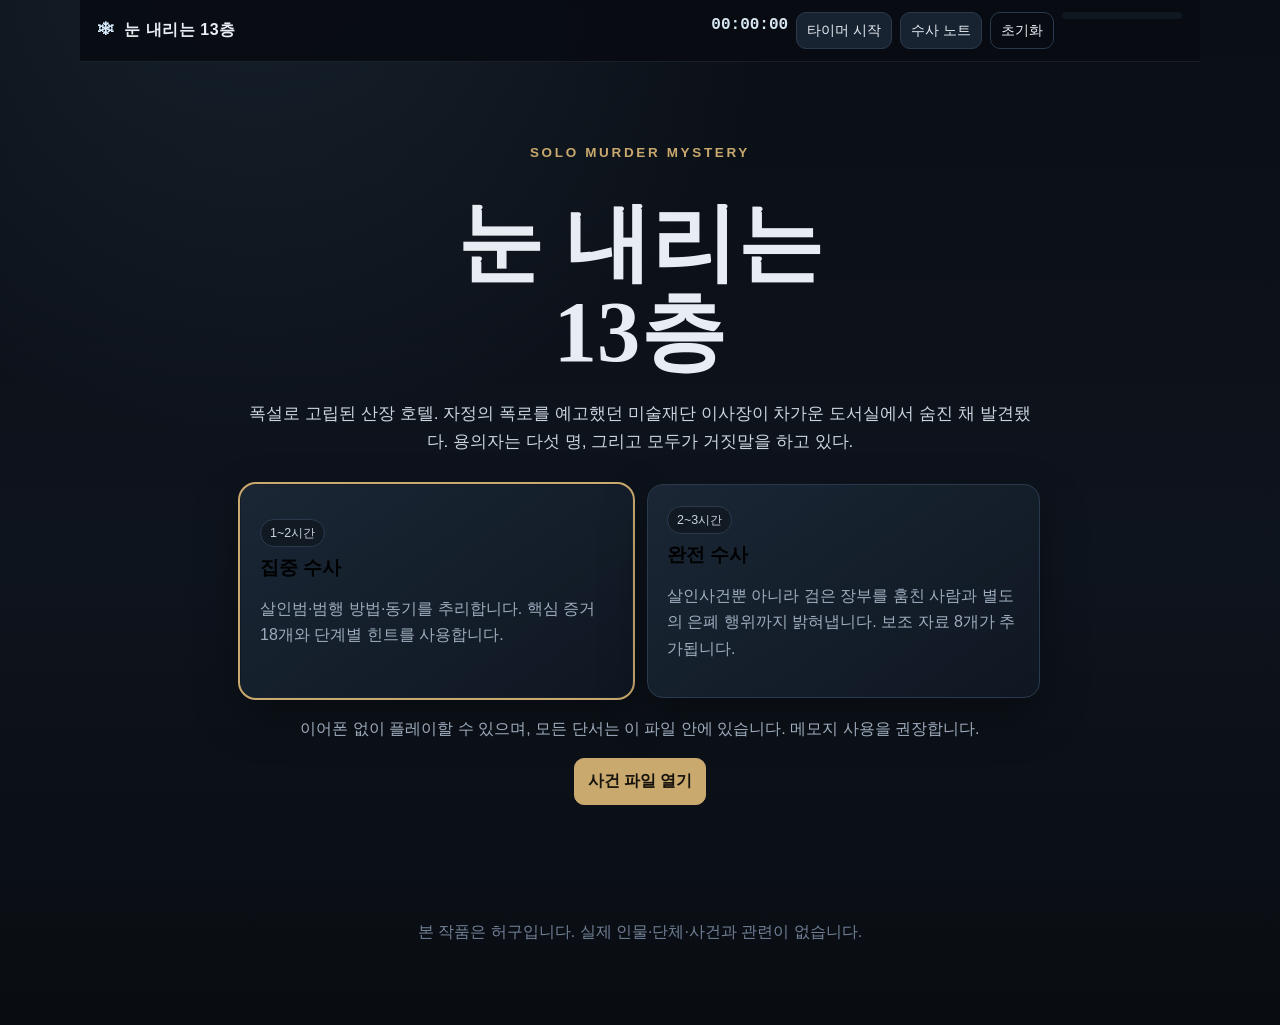
<file: Test/MurderMystery/1People/snowy_13th_floor_solo_murder_mystery.html>
<!DOCTYPE html>
<html lang="ko">
<head>
  <meta charset="UTF-8" />
  <meta name="viewport" content="width=device-width, initial-scale=1.0" />
  <title>눈 내리는 13층 — 1인용 머더미스터리</title>
  <style>
    :root{
      --bg:#0b1017;--panel:#121a25;--panel2:#182332;--line:#2a3a4e;
      --text:#e8edf3;--muted:#9eacbd;--accent:#c9a96e;--accent2:#8fb9d9;
      --danger:#d98282;--ok:#82c6a4;--shadow:0 18px 45px rgba(0,0,0,.34)
    }
    *{box-sizing:border-box} html{scroll-behavior:smooth}
    body{margin:0;color:var(--text);background:
      radial-gradient(circle at 20% -10%,rgba(93,130,168,.16),transparent 34rem),
      linear-gradient(180deg,#0a0f15,#0e141d 55%,#090d12);
      font-family:"Pretendard","Noto Sans KR","Malgun Gothic",sans-serif;line-height:1.65}
    button,input,textarea,select{font:inherit} button{cursor:pointer}
    .shell{max-width:1120px;margin:auto;padding:0 18px 80px}
    .topbar{position:sticky;top:0;z-index:20;display:flex;gap:10px;align-items:center;
      justify-content:space-between;margin:0 -18px 26px;padding:12px 18px;
      background:rgba(8,12,18,.9);backdrop-filter:blur(14px);border-bottom:1px solid rgba(255,255,255,.08)}
    .brand{display:flex;align-items:center;gap:10px;font-weight:800;letter-spacing:.03em}
    .snow{color:#d9efff}.tools{display:flex;flex-wrap:wrap;gap:8px}
    .btn{border:1px solid var(--line);border-radius:10px;padding:9px 13px;color:var(--text);
      background:#182332;transition:.18s ease}
    .btn:hover{transform:translateY(-1px);border-color:#52667d}
    .btn.primary{background:var(--accent);color:#16120c;border-color:var(--accent);font-weight:800}
    .btn.ghost{background:transparent}.btn.danger{border-color:#70464a;color:#efb4b4;background:#27191c}
    .btn.small{padding:6px 10px;font-size:.88rem}
    .hero{min-height:68vh;display:grid;place-items:center;text-align:center;padding:54px 10px}
    .hero-inner{max-width:800px}.eyebrow{color:var(--accent);letter-spacing:.2em;font-weight:800;font-size:.84rem}
    h1{font-size:clamp(2.5rem,8vw,5.4rem);line-height:1.03;margin:.4em 0 .25em;font-family:Georgia,"Noto Serif KR",serif}
    h2{font-size:clamp(1.55rem,4vw,2.25rem);margin:.2em 0 .7em}h3{margin:.2em 0 .65em}
    p{margin:.4em 0 1em}.lead{font-size:1.08rem;color:#cad5e0}
    .mode-grid,.grid{display:grid;gap:14px}.mode-grid{grid-template-columns:repeat(2,minmax(0,1fr));margin-top:28px}
    .mode-card,.card{border:1px solid var(--line);border-radius:16px;padding:19px;
      background:linear-gradient(145deg,rgba(27,39,54,.96),rgba(15,23,33,.98));box-shadow:var(--shadow)}
    .mode-card{text-align:left;transition:.18s ease}.mode-card:hover{border-color:#62768e;transform:translateY(-2px)}
    .mode-card.selected{outline:2px solid var(--accent);border-color:transparent}
    .tag{display:inline-block;border:1px solid var(--line);border-radius:999px;padding:3px 9px;margin:2px 4px 2px 0;
      font-size:.78rem;color:#cbd5df;background:#111923}
    .section{display:none;animation:fade .28s ease}.section.active{display:block}
    @keyframes fade{from{opacity:.25;transform:translateY(5px)}to{opacity:1;transform:none}}
    .chapter-head{display:flex;justify-content:space-between;gap:16px;align-items:flex-end;margin:34px 0 18px;
      padding-bottom:13px;border-bottom:1px solid var(--line)}
    .chapter-num{color:var(--accent);font-size:.8rem;font-weight:800;letter-spacing:.14em}.muted{color:var(--muted)}
    .notice{border-left:4px solid var(--accent);padding:13px 15px;background:#191d20;border-radius:0 12px 12px 0}
    .warning{border-left-color:var(--danger);background:#261b1e}.success{border-left-color:var(--ok);background:#15241e}
    .grid.two{grid-template-columns:repeat(2,minmax(0,1fr))}.grid.three{grid-template-columns:repeat(3,minmax(0,1fr))}
    .suspect{position:relative;overflow:hidden}.suspect::after{content:"";position:absolute;width:100px;height:100px;border-radius:50%;
      right:-30px;top:-35px;background:rgba(201,169,110,.07)}
    .name{font-size:1.3rem;font-weight:900}.role{color:var(--accent2);font-size:.92rem}
    .evidence-grid{display:grid;grid-template-columns:repeat(2,minmax(0,1fr));gap:13px}
    details.evidence{border:1px solid var(--line);border-radius:14px;background:#111923;overflow:hidden}
    details.evidence[open]{border-color:#496078}
    details.evidence summary{padding:15px 17px;list-style:none;font-weight:800;display:flex;justify-content:space-between;align-items:center;gap:12px}
    details.evidence summary::-webkit-details-marker{display:none}
    .ev-body{padding:0 17px 17px;border-top:1px solid var(--line);color:#d8e1ea}
    .ev-code{color:var(--accent);font-family:ui-monospace,monospace;font-size:.82rem}
    .doc{background:#e9e4d9;color:#26231e;border-radius:8px;padding:18px;font-family:"Noto Serif KR",Georgia,serif;
      box-shadow:inset 0 0 0 1px rgba(0,0,0,.18)}
    .doc table{width:100%;border-collapse:collapse;font-family:ui-monospace,monospace;font-size:.89rem}
    .doc th,.doc td{padding:7px;border-bottom:1px solid #b9b0a2;text-align:left}
    .photo{min-height:220px;border-radius:10px;padding:18px;position:relative;overflow:hidden;
      background:linear-gradient(135deg,#34373c,#161a1f);color:#e7edf2}
    .room-map{display:grid;grid-template-columns:1fr .9fr 1.1fr;gap:8px;margin-top:12px}
    .room{border:1px solid #8794a4;min-height:100px;padding:10px;background:#242c36}
    .room.corridor{grid-column:1/-1;min-height:55px;background:#1a222c}
    .timeline{display:grid;grid-template-columns:90px 1fr;gap:0;border:1px solid var(--line);border-radius:12px;overflow:hidden}
    .timeline div{padding:10px 12px;border-bottom:1px solid var(--line)}
    .timeline div:nth-child(odd){color:var(--accent);font-weight:800;background:#121b27}
    .timeline div:nth-child(even){background:#0f1721}
    .task{padding:16px;border:1px dashed #52677e;border-radius:12px;background:#101823;margin:16px 0}
    .task label{display:block;font-weight:800;margin-bottom:7px}
    input[type=text],select,textarea{width:100%;border:1px solid var(--line);border-radius:9px;background:#091019;color:var(--text);padding:11px 12px}
    textarea{min-height:110px;resize:vertical}.answer-row{display:grid;grid-template-columns:1fr auto;gap:8px}
    .feedback{font-size:.91rem;margin-top:7px;min-height:1.3em}.correct{color:var(--ok)}.wrong{color:#e7a4a4}
    .locked{filter:blur(7px);user-select:none;pointer-events:none;opacity:.58}.lockbox{text-align:center;padding:22px}
    .progress-wrap{height:7px;background:#101720;border-radius:999px;overflow:hidden;min-width:120px}
    .progress-bar{height:100%;background:linear-gradient(90deg,var(--accent),#e4d0a1);width:0%;transition:.3s}
    .timer{font-family:ui-monospace,monospace;color:#d6e6f2;font-weight:800}
    .sidebar-note{position:fixed;right:18px;bottom:18px;z-index:30;width:min(380px,calc(100vw - 36px));display:none;
      background:#0d151f;border:1px solid #40546a;border-radius:14px;padding:14px;box-shadow:var(--shadow)}
    .sidebar-note.open{display:block}.note-head{display:flex;align-items:center;justify-content:space-between;margin-bottom:9px}
    .hint details{background:#171d26;border:1px solid #39495c;border-radius:10px;margin:8px 0;padding:10px 12px}
    .hint summary{cursor:pointer;font-weight:800;color:#d8c394}.checklist label{display:block;padding:7px 0}
    .final-grid{display:grid;grid-template-columns:1fr 1fr;gap:13px}.score{font-size:3.3rem;font-weight:900;color:var(--accent);font-family:Georgia,serif}
    .solution{display:none}.solution.revealed{display:block}.footer{text-align:center;color:#718096;margin-top:60px}.hidden{display:none!important}
    @media(max-width:760px){.mode-grid,.grid.two,.grid.three,.evidence-grid,.final-grid{grid-template-columns:1fr}
      .topbar{align-items:flex-start}.tools{justify-content:flex-end}.chapter-head{display:block}.room-map{grid-template-columns:1fr}.room.corridor{grid-column:auto}}
    @media print{.topbar,.btn,.sidebar-note,.hero{display:none!important}body{background:#fff;color:#111}.section{display:block!important}
      .card,details.evidence{box-shadow:none;background:#fff;color:#111;border-color:#aaa}details.evidence .ev-body{display:block}}
  </style>
</head>
<body>
<div class="shell">
  <header class="topbar">
    <div class="brand"><span class="snow">❄</span> 눈 내리는 13층</div>
    <div class="tools">
      <span class="timer" id="timer">00:00:00</span>
      <button class="btn small" onclick="toggleTimer()" id="timerBtn">타이머 시작</button>
      <button class="btn small" onclick="toggleNotes()">수사 노트</button>
      <button class="btn small ghost" onclick="resetGame()">초기화</button>
      <div class="progress-wrap"><div class="progress-bar" id="progressBar"></div></div>
    </div>
  </header>
  <main>
    <section class="section active" id="start">
      <div class="hero"><div class="hero-inner">
        <div class="eyebrow">SOLO MURDER MYSTERY</div>
        <h1>눈 내리는<br>13층</h1>
        <p class="lead">폭설로 고립된 산장 호텔. 자정의 폭로를 예고했던 미술재단 이사장이 차가운 도서실에서 숨진 채 발견됐다. 용의자는 다섯 명, 그리고 모두가 거짓말을 하고 있다.</p>
        <div class="mode-grid">
          <button class="mode-card selected" id="modeFocused" onclick="chooseMode('focused')">
            <div class="tag">1~2시간</div><h3>집중 수사</h3>
            <p class="muted">살인범·범행 방법·동기를 추리합니다. 핵심 증거 18개와 단계별 힌트를 사용합니다.</p>
          </button>
          <button class="mode-card" id="modeDeep" onclick="chooseMode('deep')">
            <div class="tag">2~3시간</div><h3>완전 수사</h3>
            <p class="muted">살인사건뿐 아니라 검은 장부를 훔친 사람과 별도의 은폐 행위까지 밝혀냅니다. 보조 자료 8개가 추가됩니다.</p>
          </button>
        </div>
        <p class="muted" style="margin-top:18px">이어폰 없이 플레이할 수 있으며, 모든 단서는 이 파일 안에 있습니다. 메모지 사용을 권장합니다.</p>
        <button class="btn primary" onclick="beginGame()">사건 파일 열기</button>
      </div></div>
    </section>

    <section class="section" id="briefing">
      <div class="chapter-head">
        <div><div class="chapter-num">CASE BRIEFING</div><h2>사건 개요</h2></div><div class="muted">2028년 12월 14일 · 설림호텔</div>
      </div>
      <div class="grid two">
        <article class="card">
          <h3>사건</h3>
          <p>미술재단 이사장 <strong>남경태(61)</strong>는 설림호텔 재개장 행사에 다섯 사람을 초대했다. 그는 밤 11시 30분, 재단이 보유한 명화 한 점의 위작 의혹과 관련해 “진짜 책임자의 이름”을 공개하겠다고 예고했다.</p>
          <p>그러나 11시 24분, 그는 13층 도서실의 안락의자에서 의식을 잃은 채 발견되었고 곧 사망했다. 탁자에는 반쯤 마신 무카페인 홍차, 바닥에는 깨진 약병이 있었다.</p>
        </article>
        <article class="card">
          <h3>당신의 임무</h3>
          <p><strong>① 누가 남경태를 죽였는가?</strong></p>
          <p><strong>② 어떤 방법으로 살해했는가?</strong></p>
          <p><strong>③ 왜 그를 죽였는가?</strong></p>
          <p class="deepOnly hidden"><strong>④ 검은 장부를 가져간 사람은 누구이며, 살인과 어떤 관계가 있는가?</strong></p>
        </article>
      </div>
      <div class="notice"><strong>공정한 추리 원칙</strong><br>범인을 특정하는 데 필요한 정보는 모두 증거 안에 있습니다. 용의자들의 거짓말이 곧 살인을 뜻하지는 않습니다. 동기, 기회, 수단을 따로 검토하세요.</div>
      <div class="task checklist">
        <label><input type="checkbox"> 증거는 번호 순서가 아니라 서로 연결해서 본다.</label>
        <label><input type="checkbox"> ‘사건 이후의 은폐’와 ‘살해 행위’를 구분한다.</label>
        <label><input type="checkbox"> 정답 해설은 최종 추리 전에는 열지 않는다.</label>
      </div>
      <button class="btn primary" onclick="goSection('suspects',15)">용의자 파일 확인</button>
    </section>

    <section class="section" id="suspects">
      <div class="chapter-head"><div><div class="chapter-num">CHAPTER 1</div><h2>다섯 명의 초대객</h2></div><div class="muted">각자에게 감출 이유가 있다.</div></div>
      <div class="grid three">
        <article class="card suspect"><div class="name">서유나</div><div class="role">피해자의 딸 · 피아니스트</div><p>행사 연주자. 아버지와 상속 문제로 다퉜다. 22:50~23:18 연회장에서 피아노를 연주했다.</p><span class="tag">상속 분쟁</span><span class="tag">무대 알리바이</span></article>
        <article class="card suspect"><div class="name">한지호</div><div class="role">재단 수석 큐레이터</div><p>남경태와 14년간 일했다. 위작 감정과 전시 이력 관리를 총괄한다. 사건 당시 12층 자료실에 있었다고 주장한다.</p><span class="tag">위작 책임</span><span class="tag">복원 지식</span></article>
        <article class="card suspect"><div class="name">김민석</div><div class="role">탐사보도 기자</div><p>남경태 재단의 비리를 취재 중이었다. 피해자가 자신의 아버지를 몰락시켰다고 믿는다. 23시 무렵 호텔 밖 통화 중이었다고 말한다.</p><span class="tag">오랜 원한</span><span class="tag">비밀 취재</span></article>
        <article class="card suspect"><div class="name">오세라</div><div class="role">설림호텔 총지배인</div><p>재개장을 책임졌다. 남경태의 개발 사업 때문에 고향 마을이 사라질 위기다. 13층 마스터키 권한을 보유한다.</p><span class="tag">토지 갈등</span><span class="tag">마스터키</span></article>
        <article class="card suspect"><div class="name">류태겸</div><div class="role">내과 의사 · 피해자의 오랜 친구</div><p>현장에서 응급처치를 시행했다. 남경태의 복용약과 지병을 가장 잘 안다. 과거 의료기록 문제로 피해자에게 약점을 잡혔다.</p><span class="tag">의학 지식</span><span class="tag">과거의 비밀</span></article>
      </div>
      <div class="task"><label for="firstImpression">초기 인상: 가장 의심되는 사람과 이유</label><textarea id="firstImpression" data-save placeholder="첫인상은 틀려도 괜찮습니다. 나중에 비교할 수 있도록 기록하세요."></textarea></div>
      <button class="btn primary" onclick="goSection('scene',28)">현장 조사 시작</button>
    </section>

    <section class="section" id="scene">
      <div class="chapter-head"><div><div class="chapter-num">CHAPTER 2</div><h2>13층 도서실</h2></div><div class="muted">첫 번째 증거 묶음</div></div>
      <div class="evidence-grid">
        <details class="evidence"><summary><span><span class="ev-code">E-01</span> 현장 배치도</span><span>열기</span></summary><div class="ev-body">
          <div class="photo"><strong>13층 약식 배치도</strong><div class="room-map">
            <div class="room">1307호<br><span class="muted">남경태 객실</span></div><div class="room">도서실<br><span class="muted">발견 장소</span></div><div class="room">서비스실<br><span class="muted">직원 전용</span></div><div class="room corridor">복도 — 엘리베이터 / 비상계단 방향</div>
          </div></div><p>도서실 출입문은 일반 잠금장치이며, 안팎에서 모두 열 수 있다. 밀실은 아니다. 객실과 도서실 사이는 도보 약 35초다.</p>
        </div></details>
        <details class="evidence"><summary><span><span class="ev-code">E-02</span> 최초 현장 사진 기록</span><span>열기</span></summary><div class="ev-body"><div class="doc">
          <p>피해자는 안락의자에 기대어 있었다. 오른손 아래에 개인용 약병이 깨져 있었고, 탁자 위에는 홍차와 물잔이 놓여 있었다.</p>
          <p>홍차 잔 손잡이는 왼쪽을 향했다. 피해자의 스마트폰은 재킷 안주머니에서 발견됐다. 검은색 서류철이 들어갔을 것으로 보이는 빈 가죽 가방이 소파 아래 있었다.</p>
        </div></div></details>
        <details class="evidence"><summary><span><span class="ev-code">E-03</span> 예비 검시 소견</span><span>열기</span></summary><div class="ev-body"><div class="doc">
          <p><strong>추정 사망 시각:</strong> 23:14~23:24</p><p><strong>직접 사인:</strong> 급성 중독에 따른 심정지</p><p>외상은 없으며, 홍차와 물에서는 원인 물질이 검출되지 않았다. 위 내용물에서 약 캡슐의 외피 조각이 확인됐다.</p>
        </div></div></details>
        <details class="evidence"><summary><span><span class="ev-code">E-04</span> 피해자의 복약 습관</span><span>열기</span></summary><div class="ev-body">
          <p>피해자는 매일 밤 11시 전후, 무카페인 차를 마신 뒤 개인 약병에서 심장약 한 캡슐을 꺼내 복용했다. 행사 전 비서에게 “오늘도 도서실에서 차를 마시고 약을 먹겠다”고 말했다.</p><p class="muted">이 습관을 확실히 알고 있던 사람: 서유나, 한지호, 류태겸. 호텔 측에는 차 주문만 전달됐다.</p>
        </div></details>
        <details class="evidence"><summary><span><span class="ev-code">E-05</span> 찻잔과 약병 감식</span><span>열기</span></summary><div class="ev-body"><ul>
          <li>찻잔: 피해자와 오세라의 지문. 오세라는 직접 차를 가져왔다고 진술했다.</li><li>깨진 약병: 피해자 지문만 선명하게 검출.</li><li>병 내부: 정상 약 캡슐 5개, 내용물이 다른 캡슐 외피 파편 1개.</li><li>병마개 나사산: 짙은 청색의 미세한 왁스 입자.</li>
        </ul></div></details>
        <details class="evidence"><summary><span><span class="ev-code">E-06</span> 객실 정비 기록</span><span>열기</span></summary><div class="ev-body"><div class="doc"><table>
          <tr><th>시각</th><th>기록</th></tr><tr><td>17:31</td><td>하우스키핑 직원 1307호 입실</td></tr><tr><td>17:34</td><td>침구 카트 이동을 위해 문 고정장치 사용</td></tr><tr><td>17:48</td><td>정비 완료 및 퇴실</td></tr>
        </table></div><p>문이 고정된 동안에는 키카드 없이도 객실 출입이 가능했다. 복도 카메라는 폭설로 인한 통신 장애로 17:36~17:44 영상이 누락됐다.</p></div></details>
      </div>
      <div class="task"><label>중간 판단 1: 독은 어디에 있었는가?</label><div class="answer-row"><select id="poisonLocation">
        <option value="">선택</option><option value="tea">홍차</option><option value="water">물</option><option value="capsule">약 캡슐</option><option value="air">도서실 공기</option>
      </select><button class="btn" onclick="checkPoison()">확인</button></div><div class="feedback" id="poisonFeedback"></div></div>
      <div id="sceneNext" class="lockbox locked"><p>중간 판단을 맞히면 다음 자료가 열립니다.</p><button class="btn primary" onclick="goSection('logs',46)">호텔 기록 조사</button></div>
    </section>

    <section class="section" id="logs">
      <div class="chapter-head"><div><div class="chapter-num">CHAPTER 3</div><h2>호텔의 기록</h2></div><div class="muted">기회와 알리바이</div></div>
      <div class="evidence-grid">
        <details class="evidence"><summary><span><span class="ev-code">E-07</span> 13층 키카드 로그</span><span>열기</span></summary><div class="ev-body"><div class="doc"><table>
          <tr><th>시각</th><th>카드</th><th>장소</th></tr><tr><td>17:31</td><td>하우스키핑</td><td>1307호</td></tr><tr><td>22:41</td><td>남경태</td><td>1307호</td></tr><tr><td>22:56</td><td>오세라 마스터</td><td>도서실</td></tr><tr><td>23:22</td><td>오세라 마스터</td><td>도서실</td></tr>
        </table></div><p>17:34~17:48에는 문이 물리적으로 고정되어 있어 1307호의 추가 카드 기록이 없다.</p></div></details>
        <details class="evidence"><summary><span><span class="ev-code">E-08</span> 서비스 엘리베이터 센서</span><span>열기</span></summary><div class="ev-body"><div class="doc"><table>
          <tr><th>시각</th><th>이동</th><th>비고</th></tr><tr><td>17:37</td><td>12층 → 13층</td><td>승객 1명 추정</td></tr><tr><td>17:43</td><td>13층 → 12층</td><td>승객 1명 추정</td></tr><tr><td>22:52</td><td>1층 → 13층</td><td>차 트레이 포함</td></tr>
        </table></div><p>17시대 서비스 엘리베이터는 원래 직원 전용이지만, 재단 관계자에게 발급된 임시 직원 배지로도 작동한다.</p></div></details>
        <details class="evidence"><summary><span><span class="ev-code">E-09</span> 연회장 사진</span><span>열기</span></summary><div class="ev-body"><div class="photo">
          <p><strong>17:39 촬영</strong></p><p>서유나가 피아노 리허설 중이다. 오세라는 무대 옆에서 직원과 대화한다. 류태겸은 앞줄에 앉아 있다. 김민석은 창가에서 통화 중이다.</p><p>한지호의 좌석에는 코트와 서류가방만 놓여 있다.</p>
        </div></div></details>
        <details class="evidence"><summary><span><span class="ev-code">E-10</span> 한지호의 진술</span><span>열기</span></summary><div class="ev-body">
          <blockquote>“오후 리허설 때는 계속 연회장에 있었습니다. 17시 30분쯤 남 이사장과 잠깐 언쟁한 뒤 제 자리에 돌아왔고, 18시가 될 때까지 자리를 뜨지 않았습니다.”</blockquote><p>그는 사건 당일 짙은 남색 수트와 검은 구두를 착용했다.</p>
        </div></details>
        <details class="evidence"><summary><span><span class="ev-code">E-11</span> 임시 직원 배지 기록</span><span>열기</span></summary><div class="ev-body"><div class="doc"><table>
          <tr><th>배지</th><th>소지자</th><th>마지막 사용</th></tr><tr><td>T-14</td><td>한지호</td><td>17:43 서비스 엘리베이터</td></tr><tr><td>T-21</td><td>김민석</td><td>16:55 자료실</td></tr><tr><td>T-30</td><td>류태겸</td><td>17:12 의료실</td></tr>
        </table></div></div></details>
        <details class="evidence"><summary><span><span class="ev-code">E-12</span> 밤 11시 전후 동선</span><span>열기</span></summary><div class="ev-body"><div class="timeline">
          <div>22:50</div><div>서유나, 연회장 피아노 연주 시작</div><div>22:52</div><div>오세라, 차 트레이를 들고 13층 이동</div><div>22:56</div><div>오세라, 도서실에 차를 놓고 퇴실</div><div>23:02</div><div>남경태가 기자 김민석에게 “곧 보자” 문자 발송</div><div>23:06</div><div>한지호, 12층 프린터에서 문서 출력</div><div>23:13</div><div>류태겸, 연회장 바에서 결제</div><div>23:18</div><div>서유나의 연주 종료</div><div>23:22</div><div>오세라, 도서실에서 쓰러진 피해자 발견</div>
        </div></div></details>
      </div>
      <div class="task"><label for="timelineNote">17시 37분부터 17시 43분 사이, 객실에 접근했을 가능성이 가장 높은 사람은 누구인가? 근거도 적어두세요.</label><textarea id="timelineNote" data-save placeholder="인물 / 로그 / 진술의 모순"></textarea></div>
      <button class="btn primary" onclick="goSection('materials',65)">물질과 문서 분석</button>
    </section>

    <section class="section" id="materials">
      <div class="chapter-head"><div><div class="chapter-num">CHAPTER 4</div><h2>남겨진 미세 흔적</h2></div><div class="muted">수단과 동기</div></div>
      <div class="evidence-grid">
        <details class="evidence"><summary><span><span class="ev-code">E-13</span> 청색 왁스 분석</span><span>열기</span></summary><div class="ev-body"><div class="doc">
          <p>약병 마개에서 나온 입자는 일반 양초가 아니라 미술품 보존 작업에 쓰이는 미세결정 왁스다. 청색 안료가 혼합된 특수 배합으로, 재단 복원실이 액자 봉인 표시용으로 주문 제작했다.</p><p>최근 6개월간 이 왁스를 사용한 기록은 수석 큐레이터 한지호의 작업대에서만 확인된다.</p>
        </div></div></details>
        <details class="evidence"><summary><span><span class="ev-code">E-14</span> 복원실 재고표</span><span>열기</span></summary><div class="ev-body"><div class="doc"><table>
          <tr><th>품목</th><th>정상 재고</th><th>실재고</th></tr><tr><td>청색 봉인 왁스</td><td>3통</td><td>3통</td></tr><tr><td>분석용 표준 시약 A</td><td>10앰풀</td><td>9앰풀</td></tr><tr><td>보존 용제 B</td><td>6병</td><td>6병</td></tr>
        </table></div><p>사라진 표준 시약 A는 인체에 치명적일 수 있지만, 외관만으로는 정상 약 분말과 구분하기 어렵다. 구체적인 취급법은 파일에 포함되지 않는다.</p></div></details>
        <details class="evidence"><summary><span><span class="ev-code">E-15</span> 위작 감정 초안</span><span>열기</span></summary><div class="ev-body"><div class="doc">
          <p>작품명: 《겨울의 정원》</p><p>기존 감정 책임자: 한지호</p><p>재검사 결과, 안료층의 연대와 소장 이력이 맞지 않는다. 최초 감정서의 현미경 사진 두 장이 다른 작품의 사진으로 대체되어 있다.</p><p>남경태의 자필 메모: “오늘 밤 공개. 한지호 단독 책임으로 정리할 것.”</p>
        </div></div></details>
        <details class="evidence"><summary><span><span class="ev-code">E-16</span> 삭제된 메일 복구</span><span>열기</span></summary><div class="ev-body"><div class="doc">
          <p><strong>발신:</strong> 한지호 → 남경태</p><p><strong>제목:</strong> 감정서 원본에 관하여</p><p>“사진 교체는 이사장님의 지시에 따른 것이었습니다. 이제 와서 저 혼자 한 일로 발표한다면, 관련 지시가 담긴 검은 장부를 공개하겠습니다.”</p>
        </div></div></details>
        <details class="evidence"><summary><span><span class="ev-code">E-17</span> 객실 쓰레기통 감식</span><span>열기</span></summary><div class="ev-body"><ul>
          <li>정상 캡슐 1개의 찢어진 외피 포장</li><li>청색 왁스가 묻은 얇은 면장갑 섬유 2가닥</li><li>호텔 메모지 조각: “17:30 이후 방 비움. 장부는 가방에.”</li>
        </ul><p>쓰레기통은 17시 31분 객실 정비 전에 비워졌으므로, 위 물품은 그 이후 버려졌다.</p></div></details>
        <details class="evidence"><summary><span><span class="ev-code">E-18</span> 피해자의 마지막 메모</span><span>열기</span></summary><div class="ev-body"><div class="doc">
          <p>“폭로 전에 장부를 도서실로 가져간다. 지호가 자신만 살려고 하면 원본을 보여줄 것. 유나에게는 아직 말하지 않는다.”</p><p>이 메모는 피해자의 휴대전화에 22:38 저장되었다.</p>
        </div></div></details>
      </div>
      <div class="task"><label for="murderTheory">현재까지의 살인 가설</label><textarea id="murderTheory" data-save placeholder="범인 / 약병에 손댄 시점 / 독이 작동한 시점 / 동기 / 결정적 증거"></textarea></div>
      <div class="hint"><h3>선택 힌트</h3>
        <details><summary>힌트 1 — 막혔을 때</summary><p>살인이 실행된 시각과 피해자가 사망한 시각은 같지 않을 수 있습니다.</p></details>
        <details><summary>힌트 2 — 범위를 좁히기</summary><p>17시대 객실 접근 가능성, 약병의 미세 흔적, 사라진 복원실 물질을 한 줄로 연결해 보세요.</p></details>
        <details><summary>힌트 3 — 강한 힌트</summary><p>밤 11시 알리바이는 약병이 이미 바뀐 뒤의 기록입니다. 그 시각에 범인이 피해자 곁에 있을 필요는 없습니다.</p></details>
      </div>
      <button class="btn primary focusedOnly" onclick="goSection('final',84)">최종 추리 작성</button>
      <button class="btn primary deepOnly hidden" onclick="goSection('deepcase',78)">검은 장부 수사 계속</button>
    </section>

    <section class="section deepOnly hidden" id="deepcase">
      <div class="chapter-head"><div><div class="chapter-num">EXTRA CHAPTER</div><h2>사라진 검은 장부</h2></div><div class="muted">완전 수사 전용</div></div>
      <div class="notice">살인범을 추리하는 것과 별개로, 발견 당시 피해자의 가방은 비어 있었습니다. 누군가 사망 전후에 검은 장부를 가져갔습니다.</div>
      <div class="evidence-grid">
        <details class="evidence"><summary><span><span class="ev-code">X-01</span> 오세라의 마스터키 기록</span><span>열기</span></summary><div class="ev-body"><p>오세라는 22:56 차를 놓은 뒤 23:22 다시 도서실에 들어갔다. 첫 방문 당시 피해자는 살아 있었으며 가죽 가방은 소파 옆에 있었다고 진술했다. 두 번째 방문 직전, 복도에서 누군가 급히 계단으로 내려가는 소리를 들었다.</p></div></details>
        <details class="evidence"><summary><span><span class="ev-code">X-02</span> 비상계단 문 센서</span><span>열기</span></summary><div class="ev-body"><div class="doc"><table><tr><th>시각</th><th>층</th><th>상태</th></tr><tr><td>23:19:42</td><td>13층</td><td>열림</td></tr><tr><td>23:20:08</td><td>12층</td><td>열림</td></tr></table></div></div></details>
        <details class="evidence"><summary><span><span class="ev-code">X-03</span> 서유나 연주 영상</span><span>열기</span></summary><div class="ev-body"><p>연주는 23:18:11에 끝난다. 유나는 인사를 마친 뒤 23:18:46 무대 오른쪽 출입구로 나간다. 그녀는 23:25 다시 연회장에 나타난다.</p></div></details>
        <details class="evidence"><summary><span><span class="ev-code">X-04</span> 서유나의 메시지</span><span>열기</span></summary><div class="ev-body"><div class="doc"><p><strong>22:44 남경태 → 서유나</strong></p><p>“네 어머니에게 약속했던 돈이 어디로 갔는지 알고 싶다면, 공연 후 검은 장부를 보아라. 도서실 가방 안에 둔다.”</p></div></div></details>
        <details class="evidence"><summary><span><span class="ev-code">X-05</span> 드레스 밑단 섬유</span><span>열기</span></summary><div class="ev-body"><p>서유나의 드레스 밑단에서 13층 비상계단의 오래된 황마 매트 섬유가 발견됐다. 그녀는 “연회장 밖으로 나가지 않았다”고 진술했다.</p></div></details>
        <details class="evidence"><summary><span><span class="ev-code">X-06</span> 김민석의 녹음기</span><span>열기</span></summary><div class="ev-body"><p>23:19 무렵 12층 계단참에서 구두 굽 소리와 종이 가방이 접히는 소리가 녹음됐다. 이어 여성의 숨소리와 “엄마 이름이 왜 여기 있어…”라는 작은 목소리가 담겼다.</p></div></details>
        <details class="evidence"><summary><span><span class="ev-code">X-07</span> 류태겸의 의료기록 은폐</span><span>열기</span></summary><div class="ev-body"><p>류태겸은 피해자 사망 직후 휴대전화에서 오래된 의료기록 사진을 삭제했다. 이는 자신의 과거 과실을 숨기기 위한 행동이지만, 장부가 사라진 시간에는 연회장 바 결제와 직원 증언으로 위치가 확인된다.</p></div></details>
        <details class="evidence"><summary><span><span class="ev-code">X-08</span> 장부의 일부 사본</span><span>열기</span></summary><div class="ev-body"><div class="doc"><p>장부에는 위작 거래뿐 아니라, 남경태가 서유나의 어머니 몫으로 남겨진 신탁금을 재단 운영비로 전용한 기록이 있다.</p><p>한지호에게 불리한 지시 기록과 남경태 본인의 횡령 기록이 함께 존재한다.</p></div></div></details>
      </div>
      <div class="task"><label for="ledgerTheory">장부를 가져간 사람, 시각, 목적을 정리하세요.</label><textarea id="ledgerTheory" data-save></textarea></div>
      <button class="btn primary" onclick="goSection('final',90)">최종 추리 작성</button>
    </section>

    <section class="section" id="final">
      <div class="chapter-head"><div><div class="chapter-num">FINAL DEDUCTION</div><h2>최종 수사 보고서</h2></div><div class="muted">제출 후에도 해설은 자동 공개되지 않습니다.</div></div>
      <div class="final-grid">
        <div class="card"><label>살인범</label><select id="finalKiller"><option value="">선택</option><option>서유나</option><option>한지호</option><option>김민석</option><option>오세라</option><option>류태겸</option></select></div>
        <div class="card"><label>범행 방법</label><select id="finalMethod"><option value="">선택</option><option value="tea">홍차에 독성 물질을 넣었다</option><option value="capsule">피해자의 약 캡슐 하나를 바꿔치기했다</option><option value="injection">도서실에서 직접 주사했다</option><option value="air">도서실 환기장치를 조작했다</option></select></div>
      </div>
      <div class="task"><label for="finalMotive">동기와 전체 범행 경위</label><textarea id="finalMotive" data-save placeholder="언제 준비했고, 왜 죽였으며, 어떤 증거가 이를 뒷받침하는지 작성하세요."></textarea></div>
      <div class="task"><label for="finalEvidence">결정적 증거 세 가지</label><textarea id="finalEvidence" data-save></textarea></div>
      <div class="task deepOnly hidden"><label>검은 장부를 가져간 사람</label><select id="finalLedger"><option value="">선택</option><option>서유나</option><option>한지호</option><option>김민석</option><option>오세라</option><option>류태겸</option></select></div>
      <button class="btn primary" onclick="submitDeduction()">수사 보고서 제출</button><div id="submissionResult"></div>
    </section>

    <section class="section" id="result">
      <div class="chapter-head"><div><div class="chapter-num">CASE RESULT</div><h2>수사 평가</h2></div></div>
      <div class="grid two">
        <article class="card"><div class="score" id="scoreText">0</div><p id="scoreDesc"></p></article>
        <article class="card"><h3>해설 공개 전 확인</h3><p>아직 수정하고 싶다면 이전 장으로 돌아갈 수 있습니다. 해설에는 범인과 모든 부수적 비밀이 포함됩니다.</p><input type="text" id="revealPhrase" placeholder="해설공개 입력"><button class="btn danger" onclick="revealSolution()" style="margin-top:9px">정답과 해설 공개</button></article>
      </div>
      <div class="solution" id="solution">
        <div class="notice success"><h2>정답: 살인범은 한지호</h2><p>한지호는 오후 17시 37분 임시 직원 배지로 서비스 엘리베이터를 타고 13층에 올라가, 정비를 위해 열려 있던 1307호에 들어갔다. 그는 피해자의 개인 약병을 열어 정상 캡슐 하나를 제거하고, 복원실에서 가져온 독성 표준 물질을 넣은 캡슐로 바꿨다.</p></div>
        <article class="card"><h3>범행의 전체 흐름</h3><div class="timeline">
          <div>17:30</div><div>남경태와 한지호가 위작 폭로 문제로 언쟁한다.</div><div>17:37</div><div>한지호가 서비스 엘리베이터를 타고 13층으로 이동한다.</div><div>17:37~43</div><div>열려 있던 1307호에 들어가 약 캡슐을 바꿔치기하고 증거 일부를 쓰레기통에 버린다.</div><div>17:43</div><div>한지호가 12층으로 돌아가 연회장에 계속 있었다고 거짓말한다.</div><div>22:56</div><div>오세라가 도서실에 차를 놓는다. 차는 독과 무관하다.</div><div>23시경</div><div>남경태가 평소 습관대로 차를 마신 뒤 바뀐 캡슐을 복용한다.</div><div>23:14~24</div><div>독성 물질의 영향으로 피해자가 사망한다. 한지호는 그 시각 12층에 있어 겉보기 알리바이를 얻는다.</div>
        </div></article>
        <div class="grid two">
          <article class="card"><h3>결정적 증거</h3><ol><li><strong>배지·엘리베이터 기록:</strong> 한지호가 거짓 진술과 달리 17:37~17:43에 13층을 왕복했다.</li><li><strong>청색 왁스:</strong> 약병 마개와 객실 쓰레기에서 한지호 작업대의 특수 보존 왁스가 검출됐다.</li><li><strong>사라진 시약:</strong> 복원실에서 치명적 표준 물질 한 개가 없어졌다.</li><li><strong>동기:</strong> 남경태는 자신이 지시한 위작 조작을 한지호 단독 책임으로 발표하려 했다.</li></ol></article>
          <article class="card"><h3>왜 밤 11시 알리바이는 무의미한가</h3><p>한지호는 피해자가 사망할 때 도서실에 있을 필요가 없었다. 살인은 오후에 준비됐고 피해자는 자신의 습관에 따라 스스로 바뀐 캡슐을 복용했다. 따라서 밤 11시의 프린터 기록은 살인 기회를 부정하지 않는다.</p></article>
        </div>
        <article class="card deepOnly hidden"><h3>검은 장부의 진실</h3><p><strong>장부를 가져간 사람은 서유나</strong>다. 그녀는 연주가 끝난 23:18 직후 아버지의 메시지를 보고 13층으로 올라갔다. 이미 의식을 잃은 아버지를 발견했지만 도움을 청하기보다 가방에서 장부를 꺼내 비상계단으로 내려왔다.</p><p>비상계단 센서, 드레스의 황마 섬유, 김민석 녹음기의 여성 목소리가 이를 뒷받침한다. 유나는 살인범이 아니지만, 어머니의 신탁금 횡령 기록을 확보하기 위해 현장을 떠났고 “연회장 밖에 나가지 않았다”고 거짓말했다.</p></article>
        <article class="card"><h3>다른 용의자들의 거짓말</h3><ul><li><strong>서유나:</strong> 완전 수사 기준 장부를 가져간 일을 숨겼다. 살인은 하지 않았다.</li><li><strong>김민석:</strong> 비공식 취재와 녹음을 숨겼다. 12층 계단참에 있었기 때문에 13층 범행 준비와 무관하다.</li><li><strong>오세라:</strong> 개발 반대 문서를 피해자 가방에 넣으려 했고, 차를 직접 운반한 사실 때문에 의심받을까 두려워 일부 진술을 늦췄다.</li><li><strong>류태겸:</strong> 과거 의료 과실 자료를 삭제했다. 그러나 독성 물질과 약병 교체를 연결하는 물증은 없다.</li></ul></article>
      </div>
      <div style="margin-top:20px"><button class="btn" onclick="goSection('final',96)">최종 보고서 다시 보기</button><button class="btn" onclick="window.print()">사건 파일 인쇄</button></div>
    </section>
  </main>
  <aside class="sidebar-note" id="notesPanel"><div class="note-head"><strong>개인 수사 노트</strong><button class="btn small" onclick="toggleNotes()">닫기</button></div><textarea id="globalNotes" data-save placeholder="타임라인, 의심점, 증거 연결을 자유롭게 적으세요."></textarea></aside>
  <div class="footer">본 작품은 허구입니다. 실제 인물·단체·사건과 관련이 없습니다.</div>
</div>
<script>
  const state={mode:localStorage.getItem('snow13_mode')||'focused',seconds:Number(localStorage.getItem('snow13_seconds')||0),timerRunning:false,timerId:null,progress:Number(localStorage.getItem('snow13_progress')||0)};
  function chooseMode(mode){state.mode=mode;localStorage.setItem('snow13_mode',mode);document.getElementById('modeFocused').classList.toggle('selected',mode==='focused');document.getElementById('modeDeep').classList.toggle('selected',mode==='deep')}
  function applyMode(){const deep=state.mode==='deep';document.querySelectorAll('.deepOnly').forEach(el=>el.classList.toggle('hidden',!deep));document.querySelectorAll('.focusedOnly').forEach(el=>el.classList.toggle('hidden',deep))}
  function beginGame(){applyMode();goSection('briefing',8);if(!state.timerRunning)toggleTimer()}
  function goSection(id,progress){document.querySelectorAll('.section').forEach(s=>s.classList.remove('active'));document.getElementById(id).classList.add('active');state.progress=Math.max(state.progress,progress||0);localStorage.setItem('snow13_progress',state.progress);document.getElementById('progressBar').style.width=state.progress+'%';window.scrollTo({top:0,behavior:'smooth'})}
  function checkPoison(){const val=document.getElementById('poisonLocation').value,fb=document.getElementById('poisonFeedback'),next=document.getElementById('sceneNext');if(val==='capsule'){fb.textContent='맞습니다. 차와 물은 무관하며, 피해자가 복용한 캡슐 하나가 바뀌어 있었습니다.';fb.className='feedback correct';next.classList.remove('locked')}else if(!val){fb.textContent='하나를 선택하세요.';fb.className='feedback wrong'}else{fb.textContent='검시 소견과 약병 감식 결과를 다시 비교해 보세요.';fb.className='feedback wrong'}}
  function submitDeduction(){const killer=document.getElementById('finalKiller').value,method=document.getElementById('finalMethod').value,ledger=document.getElementById('finalLedger')?.value||'';let score=0;if(killer==='한지호')score+=50;if(method==='capsule')score+=30;if(state.mode==='deep'&&ledger==='서유나')score+=20;if(state.mode==='focused')score+=20;localStorage.setItem('snow13_score',score);document.getElementById('scoreText').textContent=score+'점';document.getElementById('scoreDesc').textContent=score===100?'사건의 구조를 정확히 밝혔습니다.':score>=80?'핵심 진상에 매우 근접했습니다.':score>=50?'범행의 일부를 밝혔지만 재검토가 필요합니다.':'증거를 다시 연결해 볼 필요가 있습니다.';goSection('result',96)}
  function revealSolution(){if(document.getElementById('revealPhrase').value.trim()!=='해설공개'){alert('입력란에 “해설공개”를 정확히 입력하세요.');return}document.getElementById('solution').classList.add('revealed');state.progress=100;localStorage.setItem('snow13_progress','100');document.getElementById('progressBar').style.width='100%';if(state.timerRunning)toggleTimer();setTimeout(()=>document.getElementById('solution').scrollIntoView({behavior:'smooth'}),100)}
  function toggleNotes(){document.getElementById('notesPanel').classList.toggle('open')}
  function formatTime(sec){const h=String(Math.floor(sec/3600)).padStart(2,'0'),m=String(Math.floor((sec%3600)/60)).padStart(2,'0'),s=String(sec%60).padStart(2,'0');return `${h}:${m}:${s}`}
  function toggleTimer(){state.timerRunning=!state.timerRunning;const btn=document.getElementById('timerBtn');if(state.timerRunning){btn.textContent='일시정지';state.timerId=setInterval(()=>{state.seconds++;localStorage.setItem('snow13_seconds',state.seconds);document.getElementById('timer').textContent=formatTime(state.seconds)},1000)}else{btn.textContent='타이머 시작';clearInterval(state.timerId)}}
  function bindAutosave(){document.querySelectorAll('[data-save]').forEach(el=>{const key='snow13_'+el.id,saved=localStorage.getItem(key);if(saved!==null)el.value=saved;el.addEventListener('input',()=>localStorage.setItem(key,el.value))})}
  function resetGame(){if(!confirm('진행 기록과 수사 노트를 모두 초기화할까요?'))return;Object.keys(localStorage).filter(k=>k.startsWith('snow13_')).forEach(k=>localStorage.removeItem(k));location.reload()}
  document.addEventListener('DOMContentLoaded',()=>{chooseMode(state.mode);applyMode();bindAutosave();document.getElementById('timer').textContent=formatTime(state.seconds);document.getElementById('progressBar').style.width=state.progress+'%';const savedScore=localStorage.getItem('snow13_score');if(savedScore)document.getElementById('scoreText').textContent=savedScore+'점'})
</script>
</body>
</html>
</file>
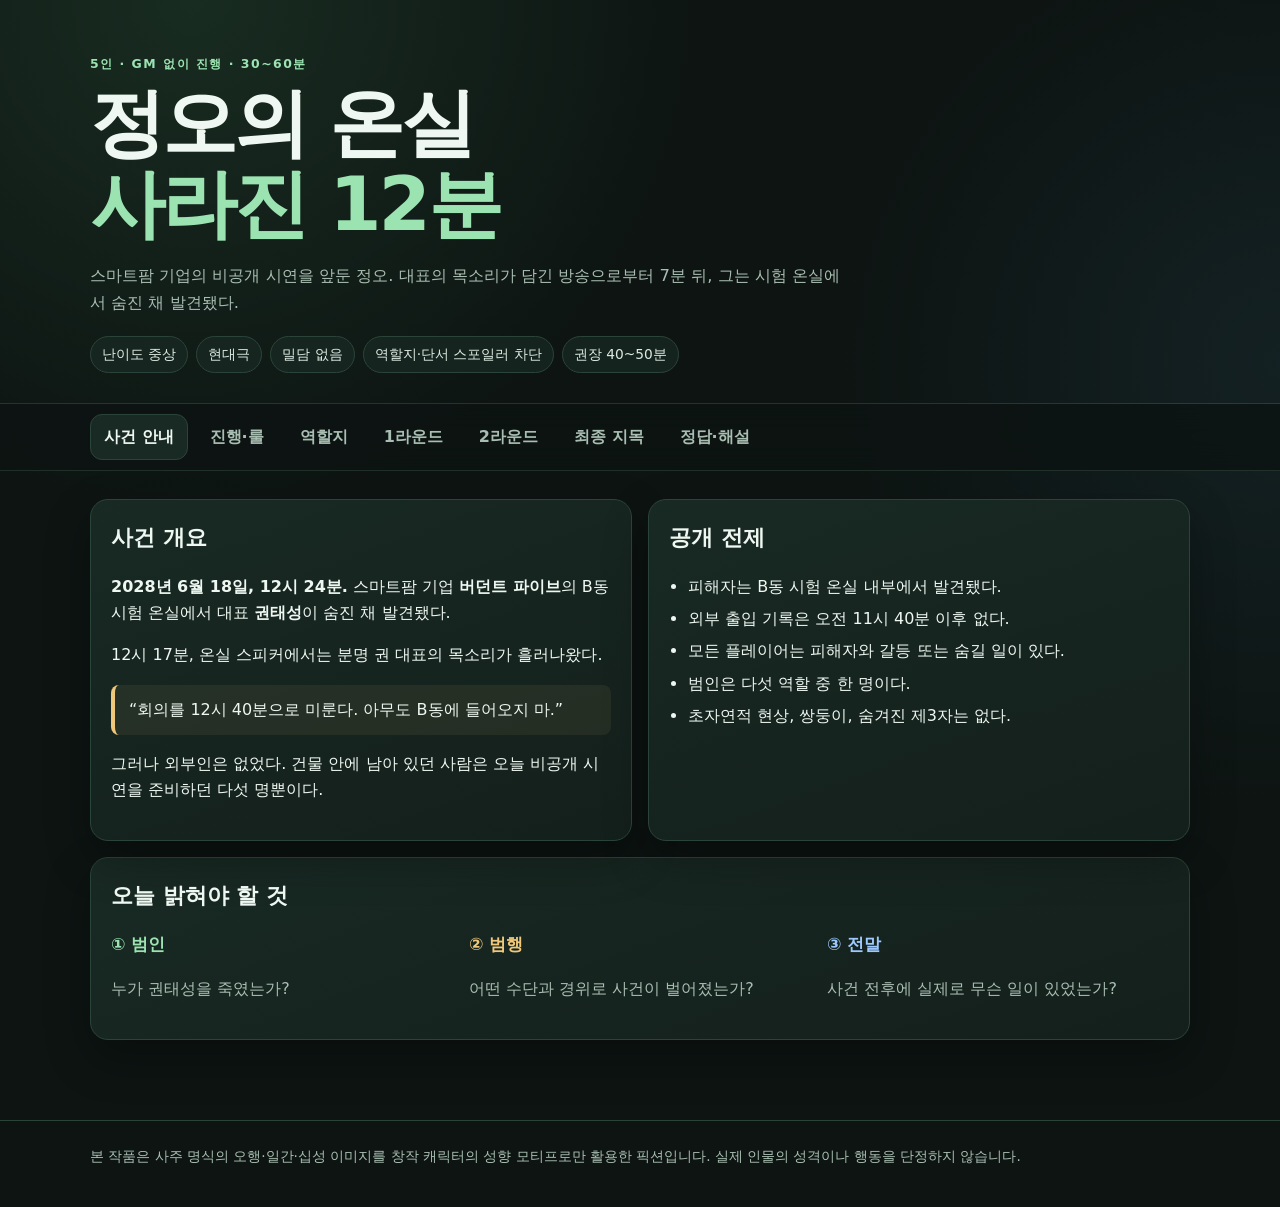
<file: Test/MurderMystery/5People/greenhouseOfMidday.html>
<!DOCTYPE html>
<html lang="ko">
<head>
  <meta charset="UTF-8" />
  <meta name="viewport" content="width=device-width, initial-scale=1.0" />
  <meta name="color-scheme" content="dark" />
  <title>정오의 온실: 사라진 12분 | 5인 머더미스터리</title>
  <style>
    :root {
      --bg: #0d1412;
      --panel: #14201c;
      --panel-2: #192a24;
      --ink: #eef7f1;
      --muted: #a9beb2;
      --line: #2b4439;
      --accent: #9be3b1;
      --accent-2: #f0c879;
      --danger: #ff938a;
      --blue: #9ec9ff;
      --shadow: 0 18px 45px rgba(0,0,0,.28);
      --radius: 18px;
    }
    * { box-sizing: border-box; }
    html { scroll-behavior: smooth; }
    body {
      margin: 0;
      background:
        radial-gradient(circle at 15% 0%, rgba(77, 154, 103, .18), transparent 32rem),
        radial-gradient(circle at 100% 30%, rgba(60, 110, 139, .14), transparent 28rem),
        var(--bg);
      color: var(--ink);
      font-family: Pretendard, "Noto Sans KR", system-ui, -apple-system, BlinkMacSystemFont, "Segoe UI", sans-serif;
      line-height: 1.65;
    }
    button, select, input, textarea { font: inherit; }
    button { cursor: pointer; }
    a { color: inherit; }
    .wrap { width: min(1100px, calc(100% - 28px)); margin: 0 auto; }
    header {
      padding: 54px 0 30px;
      border-bottom: 1px solid rgba(155, 227, 177, .15);
    }
    .eyebrow { color: var(--accent); font-weight: 800; letter-spacing: .12em; font-size: .78rem; }
    h1 { margin: 8px 0 10px; font-size: clamp(2.1rem, 6vw, 4.7rem); line-height: 1.08; letter-spacing: -.04em; }
    .subtitle { max-width: 760px; color: var(--muted); font-size: 1.03rem; }
    .badge-row { display: flex; flex-wrap: wrap; gap: 8px; margin-top: 20px; }
    .badge { border: 1px solid var(--line); background: rgba(25,42,36,.7); border-radius: 999px; padding: 6px 11px; font-size: .86rem; color: #dceae1; }
    nav {
      position: sticky; top: 0; z-index: 20;
      backdrop-filter: blur(14px);
      background: rgba(13,20,18,.84);
      border-bottom: 1px solid rgba(155, 227, 177, .14);
    }
    .nav-inner { display: flex; gap: 8px; overflow-x: auto; padding: 10px 0; scrollbar-width: none; }
    .nav-inner::-webkit-scrollbar { display: none; }
    .nav-btn {
      white-space: nowrap; border: 1px solid transparent; color: var(--muted); background: transparent;
      padding: 9px 13px; border-radius: 12px; font-weight: 750;
    }
    .nav-btn:hover, .nav-btn.active { color: var(--ink); border-color: var(--line); background: var(--panel-2); }
    main { padding: 28px 0 80px; }
    section { display: none; animation: fade .22s ease; }
    section.active { display: block; }
    @keyframes fade { from { opacity: .25; transform: translateY(4px); } to { opacity: 1; transform: none; } }
    .grid { display: grid; gap: 16px; }
    .grid.two { grid-template-columns: repeat(2, minmax(0, 1fr)); }
    .grid.three { grid-template-columns: repeat(3, minmax(0, 1fr)); }
    .card {
      background: linear-gradient(160deg, rgba(25,42,36,.96), rgba(20,32,28,.96));
      border: 1px solid var(--line); border-radius: var(--radius); padding: 20px; box-shadow: var(--shadow);
    }
    .card h2, .card h3, .card h4 { margin-top: 0; }
    .card h2 { font-size: 1.35rem; }
    .card h3 { font-size: 1.06rem; }
    .soft { color: var(--muted); }
    .accent { color: var(--accent); }
    .gold { color: var(--accent-2); }
    .danger { color: var(--danger); }
    .blue { color: var(--blue); }
    .notice { border-left: 4px solid var(--accent-2); padding: 12px 14px; background: rgba(240,200,121,.07); border-radius: 8px; }
    .warning { border-left: 4px solid var(--danger); padding: 12px 14px; background: rgba(255,147,138,.07); border-radius: 8px; }
    .clean { margin: 0; padding-left: 1.2rem; }
    .clean li + li { margin-top: 6px; }
    .timeline { display: grid; gap: 10px; }
    .time-row { display: grid; grid-template-columns: 74px 1fr; gap: 12px; border-bottom: 1px dashed var(--line); padding: 8px 0; }
    .time-row:last-child { border-bottom: 0; }
    .time { color: var(--accent-2); font-weight: 900; }
    .btn {
      border: 1px solid var(--line); background: var(--panel-2); color: var(--ink);
      padding: 10px 14px; border-radius: 12px; font-weight: 800;
    }
    .btn:hover { transform: translateY(-1px); border-color: var(--accent); }
    .btn.primary { background: var(--accent); color: #102019; border-color: transparent; }
    .btn.gold { background: var(--accent-2); color: #241a08; border-color: transparent; }
    .btn.danger { background: #8d3634; color: white; border-color: #b95d59; }
    .btn.ghost { background: transparent; }
    .button-row { display: flex; flex-wrap: wrap; gap: 10px; align-items: center; }
    .role-grid { display: grid; grid-template-columns: repeat(5, minmax(0,1fr)); gap: 12px; }
    .role-tile { min-height: 185px; display: flex; flex-direction: column; justify-content: space-between; }
    .role-symbol { font-size: 2rem; }
    .role-title { font-weight: 900; font-size: 1.06rem; }
    .role-job { color: var(--muted); font-size: .87rem; }
    .round-head { display: flex; align-items: center; justify-content: space-between; gap: 14px; margin-bottom: 14px; }
    .clue-grid { display: grid; grid-template-columns: repeat(5, minmax(0, 1fr)); gap: 12px; }
    .clue {
      min-height: 210px; border-radius: 16px; border: 1px dashed #476256; background: rgba(12,22,18,.48);
      display: flex; flex-direction: column; justify-content: center; padding: 16px; position: relative; overflow: hidden;
    }
    .clue.locked::after {
      content: "클릭해 단서 공개"; position: absolute; inset: 0; display: grid; place-items: center;
      background: linear-gradient(135deg, #182a23, #102019); color: var(--accent); font-weight: 900; letter-spacing: .03em;
    }
    .clue h3 { margin: 0 0 8px; color: var(--accent-2); }
    .clue p { margin: 0; }
    .timer-box { display: flex; flex-wrap: wrap; align-items: center; gap: 10px; }
    #timerDisplay { font-variant-numeric: tabular-nums; font-size: 2rem; font-weight: 950; color: var(--accent-2); min-width: 120px; }
    .vote-grid { display: grid; grid-template-columns: 1fr 1fr; gap: 14px; }
    label { display: grid; gap: 6px; font-weight: 800; }
    select, input, textarea {
      width: 100%; border: 1px solid var(--line); background: #0f1916; color: var(--ink); border-radius: 10px; padding: 10px 11px;
    }
    textarea { min-height: 90px; resize: vertical; }
    .score { display: none; margin-top: 14px; padding: 14px; border: 1px solid var(--line); border-radius: 12px; background: #0f1916; }
    .modal {
      display: none; position: fixed; inset: 0; z-index: 50; background: rgba(3,7,6,.9); padding: 18px;
      overflow-y: auto;
    }
    .modal.open { display: block; }
    .modal-panel { width: min(820px, 100%); margin: 20px auto; background: #14201c; border: 1px solid #436050; border-radius: 20px; box-shadow: 0 25px 80px rgba(0,0,0,.5); }
    .modal-top { position: sticky; top: 0; z-index: 2; display: flex; justify-content: space-between; gap: 12px; align-items: center; padding: 14px 16px; background: rgba(20,32,28,.97); border-bottom: 1px solid var(--line); border-radius: 20px 20px 0 0; }
    .modal-body { padding: 22px; }
    .secret-box { padding: 14px; border-radius: 12px; background: rgba(255,147,138,.08); border: 1px solid rgba(255,147,138,.3); }
    .truth-box { padding: 14px; border-radius: 12px; background: rgba(155,227,177,.07); border: 1px solid rgba(155,227,177,.28); }
    .objective { padding: 12px; border-radius: 12px; background: rgba(158,201,255,.08); border: 1px solid rgba(158,201,255,.28); }
    .confirm-screen { text-align: center; padding: 48px 22px; }
    .confirm-screen .big { font-size: 3rem; }
    .hidden { display: none !important; }
    .tag { display: inline-flex; margin: 2px 4px 2px 0; padding: 3px 8px; font-size: .78rem; border: 1px solid var(--line); border-radius: 999px; color: var(--muted); }
    .solution-cover { border: 1px solid var(--danger); background: rgba(141,54,52,.12); }
    details { border: 1px solid var(--line); border-radius: 12px; padding: 12px 14px; background: rgba(15,25,22,.55); }
    details + details { margin-top: 10px; }
    summary { cursor: pointer; font-weight: 900; color: var(--accent); }
    footer { border-top: 1px solid var(--line); color: var(--muted); padding: 24px 0 40px; font-size: .85rem; }
    @media (max-width: 930px) {
      .role-grid, .clue-grid { grid-template-columns: repeat(2, minmax(0,1fr)); }
      .grid.three { grid-template-columns: 1fr 1fr; }
    }
    @media (max-width: 650px) {
      .grid.two, .grid.three, .vote-grid, .role-grid, .clue-grid { grid-template-columns: 1fr; }
      header { padding-top: 36px; }
      .card { padding: 16px; }
      .time-row { grid-template-columns: 62px 1fr; }
    }
    @media print {
      nav, .timer-box, .no-print { display: none !important; }
      body { background: white; color: black; }
      section { display: block !important; }
      .card { box-shadow: none; border-color: #aaa; background: white; }
    }
  </style>
</head>
<body>
<header>
  <div class="wrap">
    <div class="eyebrow">5인 · GM 없이 진행 · 30~60분</div>
    <h1>정오의 온실<br><span class="accent">사라진 12분</span></h1>
    <p class="subtitle">스마트팜 기업의 비공개 시연을 앞둔 정오. 대표의 목소리가 담긴 방송으로부터 7분 뒤, 그는 시험 온실에서 숨진 채 발견됐다.</p>
    <div class="badge-row">
      <span class="badge">난이도 중상</span><span class="badge">현대극</span><span class="badge">밀담 없음</span><span class="badge">역할지·단서 스포일러 차단</span><span class="badge">권장 40~50분</span>
    </div>
  </div>
</header>
<nav>
  <div class="wrap nav-inner">
    <button class="nav-btn active" data-tab="intro">사건 안내</button>
    <button class="nav-btn" data-tab="rules">진행·룰</button>
    <button class="nav-btn" data-tab="roles">역할지</button>
    <button class="nav-btn" data-tab="round1">1라운드</button>
    <button class="nav-btn" data-tab="round2">2라운드</button>
    <button class="nav-btn" data-tab="vote">최종 지목</button>
    <button class="nav-btn" data-tab="solution">정답·해설</button>
  </div>
</nav>
<main class="wrap">
  <section id="intro" class="active">
    <div class="grid two">
      <article class="card">
        <h2>사건 개요</h2>
        <p><strong>2028년 6월 18일, 12시 24분.</strong> 스마트팜 기업 <strong>버던트 파이브</strong>의 B동 시험 온실에서 대표 <strong>권태성</strong>이 숨진 채 발견됐다.</p>
        <p>12시 17분, 온실 스피커에서는 분명 권 대표의 목소리가 흘러나왔다.</p>
        <div class="notice">“회의를 12시 40분으로 미룬다. 아무도 B동에 들어오지 마.”</div>
        <p>그러나 외부인은 없었다. 건물 안에 남아 있던 사람은 오늘 비공개 시연을 준비하던 다섯 명뿐이다.</p>
      </article>
      <article class="card">
        <h2>공개 전제</h2>
        <ul class="clean">
          <li>피해자는 B동 시험 온실 내부에서 발견됐다.</li>
          <li>외부 출입 기록은 오전 11시 40분 이후 없다.</li>
          <li>모든 플레이어는 피해자와 갈등 또는 숨길 일이 있다.</li>
          <li>범인은 다섯 역할 중 한 명이다.</li>
          <li>초자연적 현상, 쌍둥이, 숨겨진 제3자는 없다.</li>
        </ul>
      </article>
    </div>
    <div class="card" style="margin-top:16px">
      <h2>오늘 밝혀야 할 것</h2>
      <div class="grid three">
        <div><h3 class="accent">① 범인</h3><p class="soft">누가 권태성을 죽였는가?</p></div>
        <div><h3 class="gold">② 범행</h3><p class="soft">어떤 수단과 경위로 사건이 벌어졌는가?</p></div>
        <div><h3 class="blue">③ 전말</h3><p class="soft">사건 전후에 실제로 무슨 일이 있었는가?</p></div>
      </div>
    </div>
  </section>

  <section id="rules">
    <div class="grid two">
      <article class="card">
        <h2>권장 진행표</h2>
        <div class="timeline">
          <div class="time-row"><span class="time">0~5분</span><span>공개 사건 안내와 룰 확인</span></div>
          <div class="time-row"><span class="time">5~10분</span><span>각자 역할지 비공개 열람</span></div>
          <div class="time-row"><span class="time">10~23분</span><span>1라운드: 자기소개·초기 심문·단서 5장</span></div>
          <div class="time-row"><span class="time">23~38분</span><span>2라운드: 반박·타임라인 정리·단서 5장</span></div>
          <div class="time-row"><span class="time">38~45분</span><span>최종 변론·개별 지목</span></div>
          <div class="time-row"><span class="time">45~50분</span><span>정답 공개와 결말</span></div>
        </div>
        <p class="soft">30분 진행 시 각 라운드를 8분으로, 60분 진행 시 각 라운드를 18분으로 늘리세요.</p>
      </article>
      <article class="card">
        <h2>타이머</h2>
        <div class="timer-box">
          <div id="timerDisplay">15:00</div>
          <button class="btn" onclick="setTimer(8)">8분</button>
          <button class="btn" onclick="setTimer(13)">13분</button>
          <button class="btn" onclick="setTimer(15)">15분</button>
          <button class="btn primary" onclick="toggleTimer()" id="timerToggle">시작</button>
          <button class="btn ghost" onclick="resetTimer()">초기화</button>
        </div>
        <h3 style="margin-top:22px">빠른 진행 팁</h3>
        <ul class="clean soft">
          <li>1라운드 시작과 동시에 단서팩을 모두 공개합니다.</li>
          <li>각 플레이어의 <strong>의무 공개</strong> 문장은 해당 라운드 안에 반드시 말합니다.</li>
          <li>토론이 막히면 각 인물의 <strong>동선·접근 권한·물증</strong>을 나누어 표처럼 정리합니다.</li>
        </ul>
      </article>
    </div>
    <div class="card" style="margin-top:16px">
      <h2>기본 룰</h2>
      <div class="grid two">
        <div>
          <h3 class="accent">모든 플레이어</h3>
          <ul class="clean">
            <li>자신의 역할지와 공개된 카드에 있는 사실만 사용합니다.</li>
            <li>개인 비밀은 숨기거나 답변을 피할 수 있습니다.</li>
            <li>새로운 증거·인물·목격 사실을 만들어내면 안 됩니다.</li>
            <li>역할지의 ‘의무 공개’는 정해진 라운드 안에 공개해야 합니다.</li>
          </ul>
        </div>
        <div>
          <h3 class="danger">범인 역할</h3>
          <ul class="clean">
            <li>자신의 범행·동선·의도에 관해서는 거짓말할 수 있습니다.</li>
            <li>공개 증거 자체를 부정하거나 가짜 증거를 만들 수 없습니다.</li>
            <li>최종 투표에서 3표 이상 받지 않으면 범인 승리입니다.</li>
          </ul>
        </div>
      </div>
    </div>
  </section>

  <section id="roles">
    <div class="card">
      <h2>역할 선택</h2>
      <p class="warning"><strong>한 사람씩 자신의 역할만 여세요.</strong> 확인 후 반드시 ‘역할지 가리기’를 눌러 다음 사람에게 기기를 넘기세요.</p>
      <div class="role-grid" style="margin-top:16px">
        <article class="card role-tile"><div><div class="role-symbol">🌱</div><div class="role-title">서지원</div><div class="role-job">식물생리 연구책임자</div><p class="soft">직선적 · 관찰력 · 이상주의</p></div><button class="btn primary" onclick="openRole('jiwon')">내 역할지 보기</button></article>
        <article class="card role-tile"><div><div class="role-symbol">🕯️</div><div class="role-title">한서린</div><div class="role-job">품질·생물안전 책임자</div><p class="soft">신중함 · 원칙주의 · 예민한 직감</p></div><button class="btn primary" onclick="openRole('seorin')">내 역할지 보기</button></article>
        <article class="card role-tile"><div><div class="role-symbol">🔥</div><div class="role-title">박해준</div><div class="role-job">AI 제품개발 책임자</div><p class="soft">추진력 · 자신감 · 승부욕</p></div><button class="btn primary" onclick="openRole('haejun')">내 역할지 보기</button></article>
        <article class="card role-tile"><div><div class="role-symbol">📒</div><div class="role-title">윤명주</div><div class="role-job">재무·구매 책임자</div><p class="soft">현실감각 · 인내 · 계산된 행동</p></div><button class="btn primary" onclick="openRole('myeongju')">내 역할지 보기</button></article>
        <article class="card role-tile"><div><div class="role-symbol">🧰</div><div class="role-title">최나리</div><div class="role-job">농장 운영책임자</div><p class="soft">끈기 · 기민함 · 강한 책임감</p></div><button class="btn primary" onclick="openRole('nari')">내 역할지 보기</button></article>
      </div>
    </div>
    <details style="margin-top:16px">
      <summary>진행자용 사주-역할 매칭표 보기</summary>
      <p class="soft">사주는 성격을 단정하는 도구가 아니라 캐릭터 설계의 모티프로만 사용했습니다.</p>
      <ul class="clean">
        <li>1995.11.29 · 갑자일주 → 서지원</li>
        <li>1994.12.07 · 정묘일주 → 한서린</li>
        <li>1997.05.14 · 병진일주 → 박해준</li>
        <li>1992.04.19 · 을축일주 → 윤명주</li>
        <li>1994.02.08 · 을축일주 → 최나리</li>
      </ul>
    </details>
  </section>

  <section id="round1">
    <div class="card">
      <div class="round-head"><div><h2>1라운드 · 남겨진 기록</h2><p class="soft">권장 10~13분. 모든 카드를 공개한 뒤 자기소개와 초기 심문을 진행하세요.</p></div><button class="btn gold" onclick="revealAll('r1')">5장 모두 공개</button></div>
      <div class="clue-grid">
        <article class="clue locked r1" onclick="revealClue(this)"><h3>단서 1 · 현장 감식</h3><p>권태성의 왼쪽 후두부에 단 한 차례 강한 타격 흔적이 있다. 현장에 끌린 자국은 없으며, 사망 장소는 B동 온실 내부로 보인다.</p></article>
        <article class="clue locked r1" onclick="revealClue(this)"><h3>단서 2 · 건강 밴드</h3><p>피해자의 건강 밴드는 <strong>12:08:14</strong>까지 맥박을 기록했다. 이후 센서 분리 흔적 없이 수치가 0으로 고정됐다.</p></article>
        <article class="clue locked r1" onclick="revealClue(this)"><h3>단서 3 · 스피커 기록</h3><p>12:17 방송은 실시간 마이크가 아니라 온실 태블릿에 저장된 <strong>로컬 음성 파일</strong>을 재생한 기록이다.</p></article>
        <article class="clue locked r1" onclick="revealClue(this)"><h3>단서 4 · 출입 기록</h3><p>정문 생체인증: 권태성 11:50 입장. 윤명주 11:56 입장·11:59 퇴장. 한서린 12:04 입장·12:09 퇴장. 12:02~12:12 제어 게이트웨이 장애로 서비스문 기록은 남지 않았다.</p></article>
        <article class="clue locked r1" onclick="revealClue(this)"><h3>단서 5 · 사라진 도구</h3><p>공용 계측 캐비닛의 <strong>2kg 황동 교정추</strong> 한 개가 사라졌다. 캐비닛은 연구·안전·운영팀이 공동 사용한다.</p></article>
      </div>
    </div>
  </section>

  <section id="round2">
    <div class="card">
      <div class="round-head"><div><h2>2라운드 · 엇갈린 증거</h2><p class="soft">권장 12~15분. 역할지의 2라운드 의무 공개를 말하고 사건의 전체 흐름을 정리하세요.</p></div><button class="btn gold" onclick="revealAll('r2')">5장 모두 공개</button></div>
      <div class="clue-grid">
        <article class="clue locked r2" onclick="revealClue(this)"><h3>단서 6 · 음성 분석</h3><p>방송 음성에는 두 개의 서로 다른 환풍기 소리가 이어진다. “회의를 12시 40분으로” 부분은 과거 안전교육 영상 두 편을 이어 붙인 합성 음성이다.</p></article>
        <article class="clue locked r2" onclick="revealClue(this)"><h3>단서 7 · 태블릿 캐시</h3><p>온실 태블릿은 11:43에 제한 폴더 <strong>QA/Q-17/교육원본</strong>의 음원 두 개를 불러왔다. 해당 폴더는 대표와 품질·생물안전 책임자만 열 수 있다.</p></article>
        <article class="clue locked r2" onclick="revealClue(this)"><h3>단서 8 · 흉기 회수</h3><p>교정추는 UV 멸균 캐비닛 안에서 발견됐다. 손잡이에는 지워지지 않은 <strong>Q-17 형광 검사겔</strong>이 남아 있다. 이 겔은 오전 품질 점검에서 사용됐다.</p></article>
        <article class="clue locked r2" onclick="revealClue(this)"><h3>단서 9 · 멸균기 로그</h3><p>UV 멸균 캐비닛은 <strong>12:09:03</strong>에 작동했다. 작동 권한은 대표 카드와 품질·생물안전 책임자 카드뿐이다. 대표의 카드는 시신 주머니에 있었다.</p></article>
        <article class="clue locked r2" onclick="revealClue(this)"><h3>단서 10 · 삭제 전 메일</h3><p>권태성이 11:58 작성한 임시 메일: “13시 Q-17 사고 보고를 공개한다. 원본 정비 요청서는 폐기하고 <strong>한서린 단독 책임</strong>으로 정리할 것.”</p></article>
      </div>
      <div class="card" style="margin-top:16px; box-shadow:none">
        <h3>선택형 진행 보조</h3>
        <p class="soft">정답을 향한 방향을 제공하므로 토론이 실제로 멈췄을 때만 순서대로 여세요.</p>
        <details>
          <summary>힌트 1 · 단서 분류</summary>
          <p>열 장의 단서를 <strong>시간 기록·장소와 동선·접근 권한·물증·동기</strong>로 나누어 정리하세요. 같은 사람을 가리키는 범주가 몇 개인지 비교해 보세요.</p>
        </details>
        <details>
          <summary>힌트 2 · 기록 비교</summary>
          <p>사람의 진술보다 기계가 남긴 기록을 먼저 시간순으로 놓으세요. 서로 양립하기 어려워 보이는 두 기록이 있다면, 둘 중 하나가 무엇을 증명하는지 다시 따져보세요.</p>
        </details>
        <details>
          <summary>힌트 3 · 강한 힌트</summary>
          <p>피해자의 생존 여부를 보여주는 기록과 12시 17분 방송의 재생 방식을 함께 비교하세요. 그다음 현장에 있었던 사람, 파일과 멸균기에 접근할 수 있었던 사람의 교집합을 찾으세요.</p>
        </details>
      </div>
    </div>
  </section>

  <section id="vote">
    <div class="card">
      <h2>최종 변론과 지목</h2>
      <ol class="clean">
        <li>각자 30초씩 “범인·사망 시각·핵심 근거”를 말합니다.</li>
        <li>동시에 손가락으로 지목하거나 아래 기록란을 사용합니다.</li>
        <li>범인에게 3표 이상 모이면 수사팀 승리, 2표 이하이면 범인 승리입니다.</li>
      </ol>
    </div>
    <div class="card" style="margin-top:16px">
      <div class="vote-grid">
        <label>범인
          <select id="voteCulprit"><option value="">선택</option><option>서지원</option><option>한서린</option><option>박해준</option><option>윤명주</option><option>최나리</option></select>
        </label>
        <label>실제 사망 시각
          <select id="voteTime"><option value="">선택</option><option>11:58 전후</option><option>12:08 전후</option><option>12:17 전후</option><option>12:24 전후</option></select>
        </label>
        <label>흉기<input id="voteWeapon" placeholder="예: 교정추" /></label>
        <label>사건의 핵심 경위<input id="voteTrick" placeholder="증거와 증언이 어떻게 연결되는지 적으세요" /></label>
      </div>
      <label style="margin-top:14px">핵심 근거<textarea id="voteReason" placeholder="가장 결정적이라고 생각한 단서 2~3개"></textarea></label>
      <div class="button-row" style="margin-top:14px"><button class="btn primary" onclick="saveVote()">추리 기록 저장</button><span id="voteSaved" class="soft"></span></div>
    </div>
  </section>

  <section id="solution">
    <div id="solutionCover" class="card solution-cover confirm-screen">
      <div class="big">⚠️</div>
      <h2>모든 플레이어의 투표가 끝났나요?</h2>
      <p class="soft">아래 버튼을 누르면 범인, 범행 수법, 전체 타임라인이 공개됩니다.</p>
      <button class="btn danger" onclick="revealSolution()">정답과 결말 공개</button>
    </div>
    <div id="solutionBody" class="hidden">
      <div class="card">
        <div class="eyebrow danger">SOLUTION</div>
        <h2>범인은 <span class="danger">한서린</span></h2>
        <p>실제 사망 시각은 <strong>12시 08분 전후</strong>, 흉기는 공용 계측 캐비닛의 <strong>2kg 황동 교정추</strong>다. 12시 17분의 목소리는 사전에 편집해 예약 재생한 합성 음성이었다.</p>
      </div>
      <div class="grid two" style="margin-top:16px">
        <article class="card">
          <h2>범행 동기</h2>
          <p>Q-17은 권태성이 정비 요청을 묵살해 발생한 농약 노출 사고였다. 그는 투자 유치를 지키기 위해 원본 요청서를 없애고 한서린에게 모든 책임을 씌우려 했다.</p>
          <p>한서린은 오전에 삭제 예정 메일을 확인했고, 자신이 해고되는 것에 그치지 않고 형사 책임까지 떠안을 수 있다는 사실을 알았다. 그는 대화를 위한 것이 아니라 <strong>알리바이를 만든 뒤 권태성을 살해하기로</strong> 결심했다.</p>
        </article>
        <article class="card">
          <h2>범행 수법</h2>
          <ol class="clean">
            <li>11:43, QA 제한 폴더의 과거 안전교육 영상에서 권태성의 말을 잘라 음성을 합성했다.</li>
            <li>12:04, 점검을 명분으로 B동에 들어가 12:08 교정추로 권태성의 후두부를 가격했다.</li>
            <li>교정추를 UV 멸균 캐비닛에 넣고 자신의 권한 카드로 12:09 멸균을 시작했다.</li>
            <li>12:17에 합성 음성이 자동 재생되도록 예약해 사망 시각을 늦춰 보이게 했다.</li>
          </ol>
        </article>
      </div>
      <div class="card" style="margin-top:16px">
        <h2>결정적 추리 연결</h2>
        <div class="timeline">
          <div class="time-row"><span class="time">12:08</span><span>건강 밴드가 사망 시점을 고정한다. 따라서 12:17의 목소리는 생존 증거가 아니다.</span></div>
          <div class="time-row"><span class="time">11:43</span><span>합성 음원의 원본은 QA 제한 폴더에서 불러왔다. 접근자는 대표 또는 한서린뿐이다.</span></div>
          <div class="time-row"><span class="time">12:04~09</span><span>한서린은 사망 시각에 온실 안에 있었고, 12:09 흉기 멸균 권한도 갖고 있었다.</span></div>
          <div class="time-row"><span class="time">동기</span><span>삭제 전 메일은 권태성이 Q-17 책임을 한서린에게 전가하려 했음을 보여준다.</span></div>
        </div>
      </div>
      <div class="card" style="margin-top:16px">
        <h2>전체 진실 타임라인</h2>
        <div class="timeline">
          <div class="time-row"><span class="time">11:43</span><span>한서린이 음성 파일을 제작하고 12:17 예약 재생을 설정한다.</span></div>
          <div class="time-row"><span class="time">11:56</span><span>윤명주가 권태성과 회계자료 문제로 다투고 회사 인감을 가져간다.</span></div>
          <div class="time-row"><span class="time">12:02</span><span>박해준이 모델 조작 기록을 숨기기 위해 제어 게이트웨이를 끈다. 이 때문에 서비스문 로그도 비게 된다.</span></div>
          <div class="time-row"><span class="time">12:04</span><span>한서린이 B동에 들어간다. 서지원은 인접 준비실에서 금속 충격음을 듣는다.</span></div>
          <div class="time-row"><span class="time">12:08</span><span>권태성이 교정추에 맞아 사망한다.</span></div>
          <div class="time-row"><span class="time">12:09</span><span>한서린이 흉기를 UV 멸균기에 넣고 퇴장한다.</span></div>
          <div class="time-row"><span class="time">12:11</span><span>최나리가 서비스문으로 들어와 이미 작동 중인 멸균기를 본다.</span></div>
          <div class="time-row"><span class="time">12:17</span><span>예약된 합성 음성이 재생된다.</span></div>
          <div class="time-row"><span class="time">12:24</span><span>환경 경보로 온실이 개방되고 시신이 발견된다.</span></div>
        </div>
      </div>
      <div class="card" style="margin-top:16px">
        <h2>결말 낭독</h2>
        <p>한서린은 마지막까지 침착하게 출입 기록의 빈틈을 지적했다. 하지만 맥박이 멈춘 시각, QA 폴더에서 잘라낸 목소리, 12시 09분에 켜진 멸균기가 한 줄로 이어지자 더는 설명할 수 없었다.</p>
        <p>그는 Q-17 원본 보고서를 테이블 위에 내려놓았다.</p>
        <div class="notice">“그 사람이 만든 거짓말 속에서 내가 범인이 되느니, 내가 만든 거짓말로 그 사람을 끝내려고 했어요.”</div>
        <p>온실의 환풍기가 다시 돌기 시작했다. 12시 17분의 목소리는 두 번 다시 재생되지 않았다.</p>
      </div>
    </div>
  </section>
</main>

<!-- 역할지 모달 -->
<div id="roleModal" class="modal" aria-hidden="true">
  <div class="modal-panel">
    <div class="modal-top"><strong id="roleModalTitle">역할지</strong><button class="btn danger" onclick="closeRole()">역할지 가리기</button></div>
    <div id="roleConfirm" class="confirm-screen">
      <div class="big">🔒</div><h2 id="confirmRoleName">이 역할 플레이어만 확인하세요</h2>
      <p class="soft">옆 사람이 화면을 보지 않는지 확인한 뒤 여세요.</p>
      <button class="btn primary" onclick="confirmRoleOpen()">비밀 역할지 열기</button>
    </div>
    <div id="roleContent" class="modal-body hidden"></div>
  </div>
</div>

<template id="role-jiwon">
  <div class="eyebrow">ROLE 1</div><h2>서지원 · 식물생리 연구책임자</h2>
  <p><span class="tag">갑목의 직선성</span><span class="tag">수 기운의 관찰력</span><span class="tag">상관의 문제 제기</span></p>
  <div class="truth-box"><strong>당신은 범인이 아니다.</strong> 데이터가 틀렸다면 직급과 관계없이 말해야 한다고 믿는다. 권태성은 당신이 발견한 잔류농약 수치를 “시연 후 다시 보자”며 삭제하려 했다.</div>
  <h3>숨기고 싶은 비밀</h3><p>11:46, 원본 생육 데이터를 개인 USB에 복사했다. 내부고발을 준비했지만 회사 기밀 반출로 처벌받을 수 있다.</p>
  <h3>당신의 동선</h3>
  <ul class="clean"><li>11:52~12:00 연구실에서 시료 정리.</li><li>12:01~12:10 B동 옆 준비실에 있었다.</li><li>12:07 무렵, 온실 쪽에서 짧고 둔한 금속 충격음을 들었다.</li><li>12:10 연구실로 돌아갔다.</li></ul>
  <h3>당신만 아는 사실</h3><p>12:01 준비실로 갈 때 한서린이 회색 문서 파우치와 공용 계측 캐비닛 열쇠를 들고 B동 쪽으로 가는 모습을 봤다.</p>
  <div class="objective"><strong>개인 목표</strong><br>① 범인을 맞힌다. ② 데이터 USB를 끝까지 숨기거나, 공개하더라도 정당성을 설득한다.</div>
  <h3 class="gold">1라운드 의무 공개</h3><p>“나는 12:01부터 준비실에 있었고, 12:07쯤 금속이 부딪히는 소리를 들었다.”</p>
  <h3 class="gold">2라운드 의무 공개</h3><p>“B동으로 가던 한서린이 공용 계측 캐비닛 열쇠를 들고 있었다.”</p>
  <h3>연기 방향</h3><p>질문을 피하기보다 상대의 논리적 빈틈을 집요하게 짚는다. 단, USB 이야기가 나오면 평소보다 빠르게 말을 끊는다.</p>
</template>

<template id="role-seorin">
  <div class="eyebrow danger">ROLE 2 · CULPRIT</div><h2>한서린 · 품질·생물안전 책임자</h2>
  <p><span class="tag">정화의 집중력</span><span class="tag">편인의 예민함</span><span class="tag">정관의 원칙 의식</span></p>
  <div class="secret-box"><strong>당신이 범인이다.</strong><br>권태성은 자신이 묵살한 Q-17 정비 요청을 없애고, 오후 1시에 당신을 사고의 단독 책임자로 발표하려 했다. 당신은 오전 11:43 안전교육 영상 두 편에서 그의 음성을 잘라 12:17 방송을 만들었다. 12:04 B동에 들어가 말다툼 끝에 12:08 교정추로 후두부를 가격했다. 교정추를 UV 멸균기에 넣고 12:09 작동시킨 뒤 나왔다.</div>
  <h3>당신의 위장 진술</h3><p>“12:04~12:09 정기 품질 점검을 했다. 권 대표는 서류를 보고 있었고, 내가 나올 때까지 살아 있었다.”</p>
  <h3>이용할 수 있는 의심거리</h3>
  <ul class="clean"><li>윤명주는 피해자와 실제로 크게 다퉜고 회사 인감을 훔쳤다.</li><li>박해준이 게이트웨이를 꺼 서비스문 기록을 없앴다.</li><li>최나리는 마스터키로 기록 없이 B동에 들어갈 수 있다.</li><li>서지원은 현장 인접 준비실에 있었고 데이터 절도 동기가 있다.</li></ul>
  <h3>주의</h3><p>당신은 자신의 행동에 대해 거짓말할 수 있지만, 공개 카드의 수치·로그를 가짜라고 주장하거나 새로운 증거를 만들 수 없다.</p>
  <div class="objective"><strong>개인 목표</strong><br>최종 투표에서 3표 이상 받지 않는다. 음성 파일은 ‘누군가 QA 태블릿을 훔쳐 썼다’, 멸균기는 ‘대표가 직접 켰거나 카드가 복제됐다’고 의심을 분산시킬 수 있다.</div>
  <h3 class="gold">1라운드 의무 공개</h3><p>“12:04부터 12:09까지 B동에서 품질 점검을 했고, 나올 때 권 대표는 살아 있었다.”</p>
  <h3 class="gold">2라운드 의무 공개</h3><p>“권 대표가 Q-17 책임을 내게 돌리겠다고 협박한 것은 사실이다. 하지만 그래서 죽였다는 뜻은 아니다.”</p>
  <h3>연기 방향</h3><p>목소리를 높이지 않는다. 모든 증거에 대안 가설을 하나씩 제시하고, ‘접근 권한’과 ‘실제 사용’을 구분하라고 요구한다.</p>
</template>

<template id="role-haejun">
  <div class="eyebrow">ROLE 3</div><h2>박해준 · AI 제품개발 책임자</h2>
  <p><span class="tag">병화의 추진력</span><span class="tag">비견의 자신감</span><span class="tag">식신의 구현 능력</span></p>
  <div class="truth-box"><strong>당신은 범인이 아니다.</strong> 이번 시연의 병해 예측 모델은 실제보다 좋아 보이도록 평가 데이터를 일부 학습에 섞었다. 권태성은 이를 알고도 투자 유치에 이용한 뒤 모든 책임을 당신에게 넘기려 했다.</div>
  <h3>숨기고 싶은 비밀</h3><p>12:02, 모델 실험 로그를 지우려고 제어 게이트웨이 전원을 뽑았다. 12:12 복구할 때까지 출입·센서 기록 일부가 비었다.</p>
  <h3>당신의 동선</h3><ul class="clean"><li>11:58~12:12 제어실에 있었다.</li><li>제어실 콘솔 조작과 통화 기록이 있어 물리적으로 B동까지 다녀오기 어렵다.</li><li>12:12 게이트웨이를 복구한 뒤 환경 경보 이상을 확인했다.</li></ul>
  <h3>당신만 아는 사실</h3><p>삭제되지 않은 네트워크 캐시에 11:43 온실 태블릿이 QA 제한 폴더 음원을 내려받은 흔적이 남았다. 태블릿 자체의 최근 기록은 누군가 닦아냈다.</p>
  <div class="objective"><strong>개인 목표</strong><br>① 범인을 맞힌다. ② 모델 성능 조작이 살인과 무관함을 설득한다.</div>
  <h3 class="gold">1라운드 의무 공개</h3><p>“12:02부터 12:12까지 게이트웨이가 꺼진 건 내 책임이다. 하지만 나는 그동안 제어실에 있었다.”</p>
  <h3 class="gold">2라운드 의무 공개</h3><p>“11:43 온실 태블릿이 QA 제한 폴더에서 음원을 내려받았다.”</p>
  <h3>연기 방향</h3><p>처음에는 자신만만하지만 기술 조작이 드러나면 공격적으로 방어한다. 시스템 로그의 시간값만큼은 정확하게 설명한다.</p>
</template>

<template id="role-myeongju">
  <div class="eyebrow">ROLE 4</div><h2>윤명주 · 재무·구매 책임자</h2>
  <p><span class="tag">을목의 유연함</span><span class="tag">재성의 현실감각</span><span class="tag">정관의 책임감</span></p>
  <div class="truth-box"><strong>당신은 범인이 아니다.</strong> 권태성이 장비 구매 대금을 부풀려 협력사로 돌린 뒤 일부를 되받은 정황을 발견했다. 그는 당신에게 장부를 고치라고 지시했다.</div>
  <h3>숨기고 싶은 비밀</h3><p>11:59, 더 이상의 허위 결재를 막으려고 피해자 책상에서 회사 인감을 가져왔다. 시신 발견 후에도 돌려놓지 못했다.</p>
  <h3>당신의 동선</h3><ul class="clean"><li>11:56 B동에 들어가 권태성과 언쟁.</li><li>11:59 B동에서 나와 곧바로 재무실로 이동.</li><li>12:05~12:10 대형 스캐너로 장부를 복사했다. 스캐너 사용 로그가 남아 있다.</li></ul>
  <h3>당신만 아는 사실</h3><p>언쟁 중 권태성의 노트북에 열린 임시 메일을 봤다. 내용은 Q-17 사고 책임을 한서린에게 전가하고 원본 정비 요청서를 폐기하라는 것이었다.</p>
  <div class="objective"><strong>개인 목표</strong><br>① 범인을 맞힌다. ② 회사 인감 절취가 살인이 아니라 추가 횡령을 막기 위한 행동이었음을 설득한다.</div>
  <h3 class="gold">1라운드 의무 공개</h3><p>“11:56~11:59 권 대표와 장부 문제로 다퉜다. 그리고 회사 인감을 가져왔다.”</p>
  <h3 class="gold">2라운드 의무 공개</h3><p>“권 대표는 Q-17 사고를 한서린 단독 책임으로 발표하려 했다.”</p>
  <h3>연기 방향</h3><p>감정보다 숫자와 기록을 신뢰한다. 인감 이야기를 할 때만 시선을 피하고, 나머지는 차분히 시간 순서로 말한다.</p>
</template>

<template id="role-nari">
  <div class="eyebrow">ROLE 5</div><h2>최나리 · 농장 운영책임자</h2>
  <p><span class="tag">을목의 끈기</span><span class="tag">겁재의 경쟁심</span><span class="tag">상관의 직언</span></p>
  <div class="truth-box"><strong>당신은 범인이 아니다.</strong> 권태성은 인력 부족을 숨기기 위해 야간 작업 시간을 삭제했고, 사고가 나면 현장 직원 책임으로 돌렸다. 당신은 직원 대표들과 집단 신고를 준비했다.</div>
  <h3>숨기고 싶은 비밀</h3><p>노동청 제출용 연명서를 B동 위생 전실 천장에 숨겨 두었다. 12:11 마스터키로 서비스문을 열고 그것을 가지러 갔다.</p>
  <h3>당신의 동선</h3><ul class="clean"><li>12:00~12:06 하역장에서 납품 기사와 통화.</li><li>12:07~12:10 공구실에서 고장 난 펌프 부품을 찾았다.</li><li>12:11~12:13 서비스문으로 위생 전실에 들어갔다.</li><li>온실 내부까지는 들어가지 않았고, 이미 UV 멸균기가 돌아가는 소리를 들었다.</li></ul>
  <h3>당신만 아는 사실</h3><p>UV 멸균기는 점심시간 자동 잠금 상태라 일반 마스터키로는 작동하지 않는다. 대표 카드 또는 품질·생물안전 책임자 카드가 필요하다.</p>
  <div class="objective"><strong>개인 목표</strong><br>① 범인을 맞힌다. ② 연명서와 마스터키 사용이 직원 보호를 위한 것이었음을 인정받는다.</div>
  <h3 class="gold">1라운드 의무 공개</h3><p>“나는 12:11 서비스문으로 B동 위생 전실에 들어갔다. 숨겨 둔 연명서를 찾으러 간 거다.”</p>
  <h3 class="gold">2라운드 의무 공개</h3><p>“그때 UV 멸균기는 이미 작동 중이었다. 일반 마스터키로는 켤 수 없다.”</p>
  <h3>연기 방향</h3><p>현장 직원을 대신해 화내는 데 익숙하다. 마스터키를 문제 삼으면 정면으로 반박하지만, 연명서의 이름들은 끝까지 보호한다.</p>
</template>

<footer>
  <div class="wrap">본 작품은 사주 명식의 오행·일간·십성 이미지를 창작 캐릭터의 성향 모티프로만 활용한 픽션입니다. 실제 인물의 성격이나 행동을 단정하지 않습니다.</div>
</footer>

<script>
  const roleNames = {jiwon:'서지원', seorin:'한서린', haejun:'박해준', myeongju:'윤명주', nari:'최나리'};
  let selectedRole = null;
  let timerSeconds = 15 * 60;
  let timerInitial = 15 * 60;
  let timerHandle = null;

  document.querySelectorAll('.nav-btn').forEach(btn => {
    btn.addEventListener('click', () => {
      document.querySelectorAll('.nav-btn').forEach(b => b.classList.remove('active'));
      document.querySelectorAll('main section').forEach(s => s.classList.remove('active'));
      btn.classList.add('active');
      document.getElementById(btn.dataset.tab).classList.add('active');
      window.scrollTo({top: document.querySelector('nav').offsetTop, behavior: 'smooth'});
    });
  });

  function openRole(id) {
    selectedRole = id;
    document.getElementById('roleModal').classList.add('open');
    document.getElementById('roleModal').setAttribute('aria-hidden','false');
    document.getElementById('roleConfirm').classList.remove('hidden');
    document.getElementById('roleContent').classList.add('hidden');
    document.getElementById('confirmRoleName').textContent = roleNames[id] + ' 플레이어만 확인하세요';
    document.getElementById('roleModalTitle').textContent = roleNames[id] + ' 역할지';
    document.body.style.overflow = 'hidden';
  }
  function confirmRoleOpen() {
    const template = document.getElementById('role-' + selectedRole);
    document.getElementById('roleContent').innerHTML = template.innerHTML;
    document.getElementById('roleConfirm').classList.add('hidden');
    document.getElementById('roleContent').classList.remove('hidden');
  }
  function closeRole() {
    document.getElementById('roleModal').classList.remove('open');
    document.getElementById('roleModal').setAttribute('aria-hidden','true');
    document.getElementById('roleContent').innerHTML = '';
    document.body.style.overflow = '';
    selectedRole = null;
  }
  document.getElementById('roleModal').addEventListener('click', e => { if (e.target.id === 'roleModal') closeRole(); });
  document.addEventListener('keydown', e => { if (e.key === 'Escape') closeRole(); });

  function revealClue(el) { el.classList.remove('locked'); }
  function revealAll(roundClass) { document.querySelectorAll('.' + roundClass).forEach(el => el.classList.remove('locked')); }

  function updateTimer() {
    const m = String(Math.floor(timerSeconds / 60)).padStart(2,'0');
    const s = String(timerSeconds % 60).padStart(2,'0');
    document.getElementById('timerDisplay').textContent = m + ':' + s;
    if (timerSeconds <= 0) {
      clearInterval(timerHandle); timerHandle = null;
      document.getElementById('timerToggle').textContent = '시작';
      document.getElementById('timerDisplay').textContent = '시간 종료';
    }
  }
  function setTimer(minutes) {
    clearInterval(timerHandle); timerHandle = null;
    timerInitial = timerSeconds = minutes * 60;
    document.getElementById('timerToggle').textContent = '시작'; updateTimer();
  }
  function toggleTimer() {
    if (timerHandle) {
      clearInterval(timerHandle); timerHandle = null;
      document.getElementById('timerToggle').textContent = '계속';
    } else {
      timerHandle = setInterval(() => { timerSeconds--; updateTimer(); }, 1000);
      document.getElementById('timerToggle').textContent = '일시정지';
    }
  }
  function resetTimer() {
    clearInterval(timerHandle); timerHandle = null; timerSeconds = timerInitial;
    document.getElementById('timerToggle').textContent = '시작'; updateTimer();
  }
  function saveVote() {
    const data = {
      culprit: document.getElementById('voteCulprit').value,
      time: document.getElementById('voteTime').value,
      weapon: document.getElementById('voteWeapon').value,
      trick: document.getElementById('voteTrick').value,
      reason: document.getElementById('voteReason').value
    };
    sessionStorage.setItem('greenhouseVote', JSON.stringify(data));
    document.getElementById('voteSaved').textContent = '이 기기에 추리 기록을 저장했습니다.';
  }
  function revealSolution() {
    if (!confirm('정말 정답을 공개할까요? 모든 투표가 끝났는지 확인하세요.')) return;
    document.getElementById('solutionCover').classList.add('hidden');
    document.getElementById('solutionBody').classList.remove('hidden');
  }
  updateTimer();
</script>
</body>
</html>
</file>
